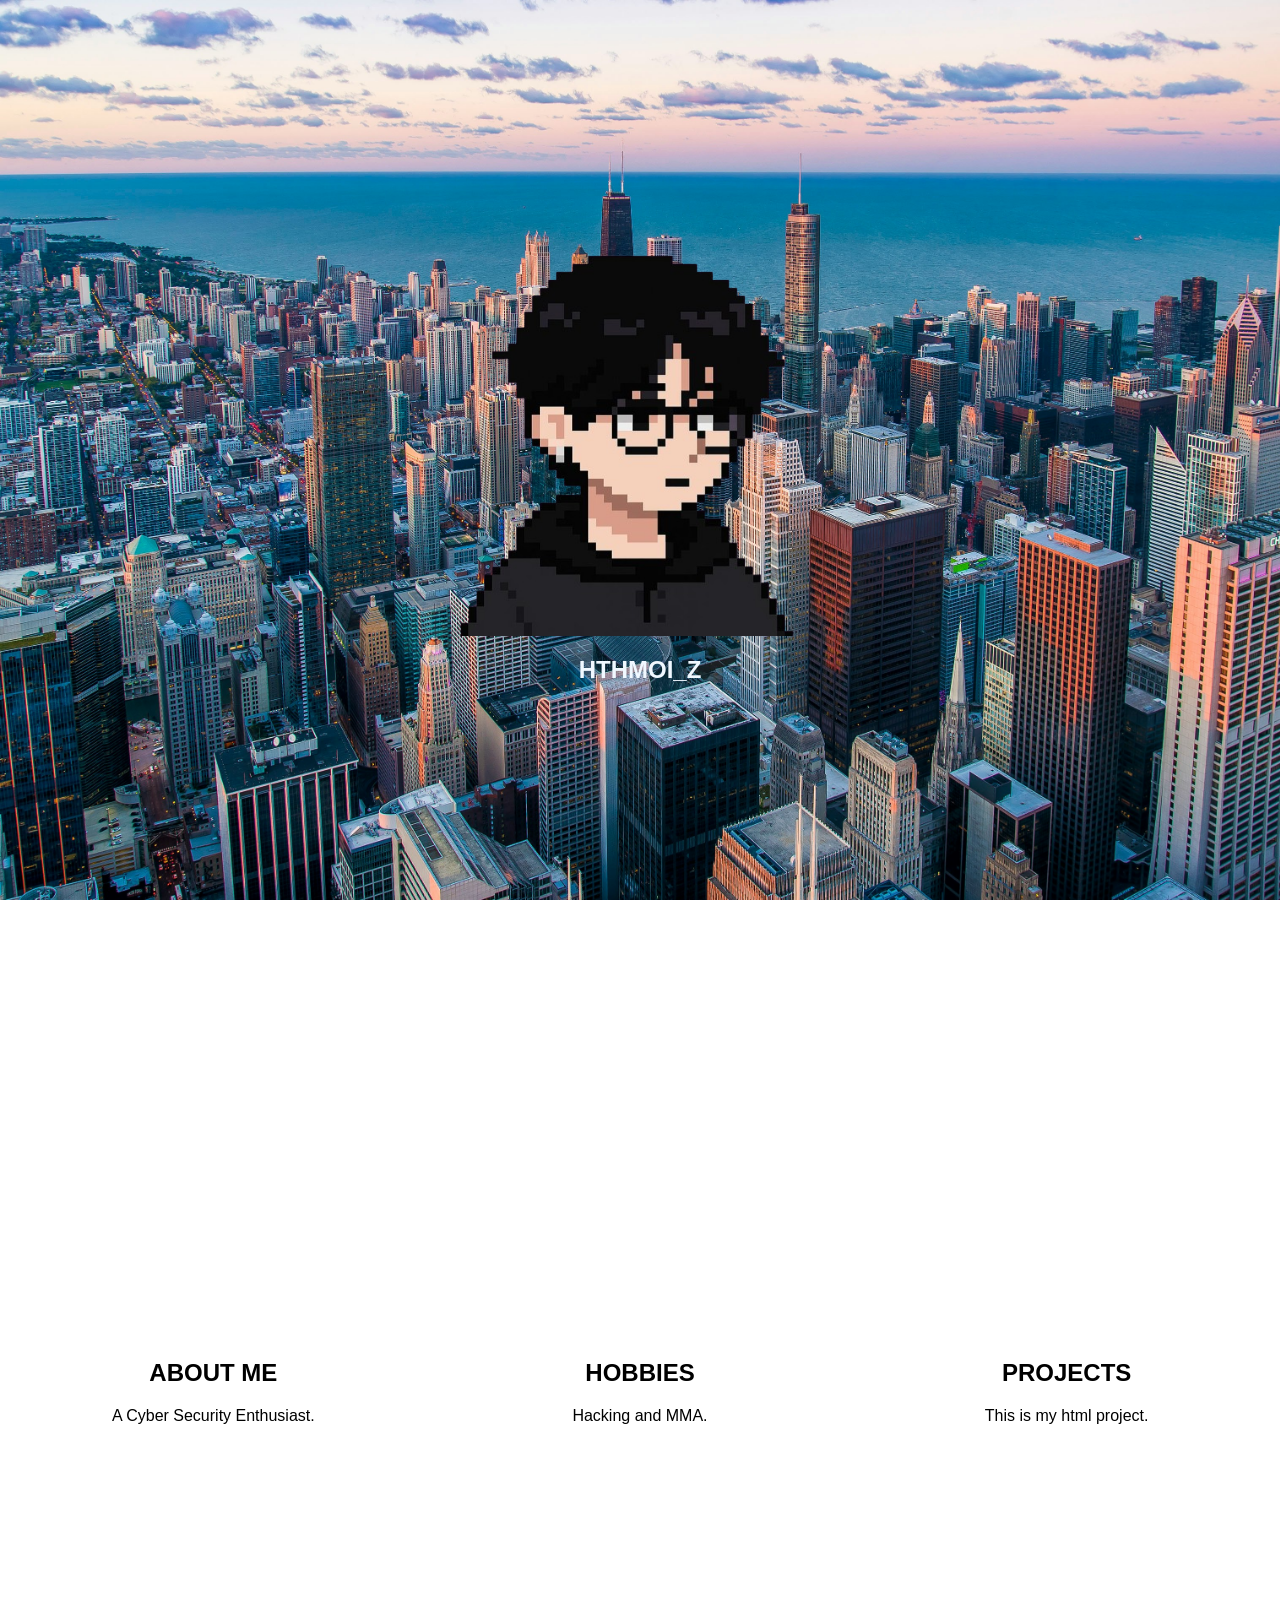
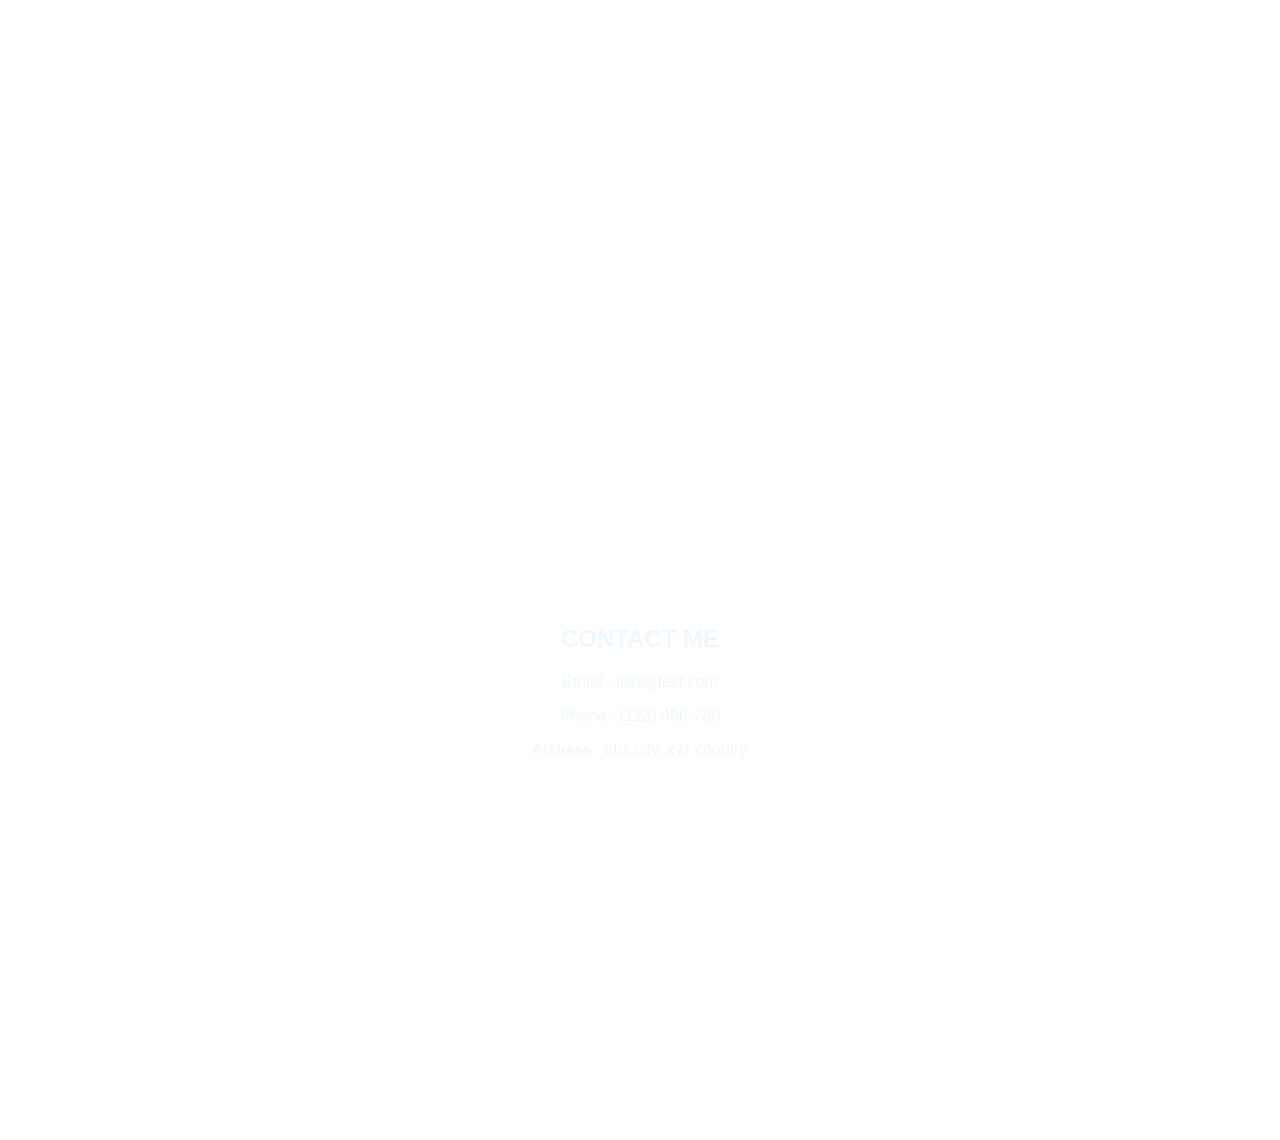
<file: Aboutme_template/index.html>
<!DOCTYPE html>
<html lang="en">
<head>
    <meta charset="UTF-8">
    <meta name="viewport" content="width=device-width, initial-scale=1.0">
    <title>Document</title>
    <link rel="stylesheet" href="./aboutme.css">
</head>
<body>
    <section class="main_page">
        <div>
            <img class="profile_image" src="logo.png" alt="Img">
            <h1>HTHMOI_Z</h1>
        </div>
    </section>

    <section class="content_page">
        <div class="content_block">
            <h2>ABOUT ME</h2>
            <p>A Cyber Security Enthusiast.</p>
        </div>

        <div class="content_block">
            <h2>HOBBIES</h2>
            <p>Hacking and MMA.</p>
        </div>

        <div class="content_block">
            <h2>PROJECTS</h2>
            <p>This is my html project.</p>
        </div>
    </section>

    <section class="contact_page">
        <div>
            <h2>CONTACT ME</h2>
            <p>Email : test@test.com</p>
            <p>Phone : (123) 456-789</p>
            <p>Address : abc city, xyz country</p>
        </div>
    </section>
</body>
</html>
</file>
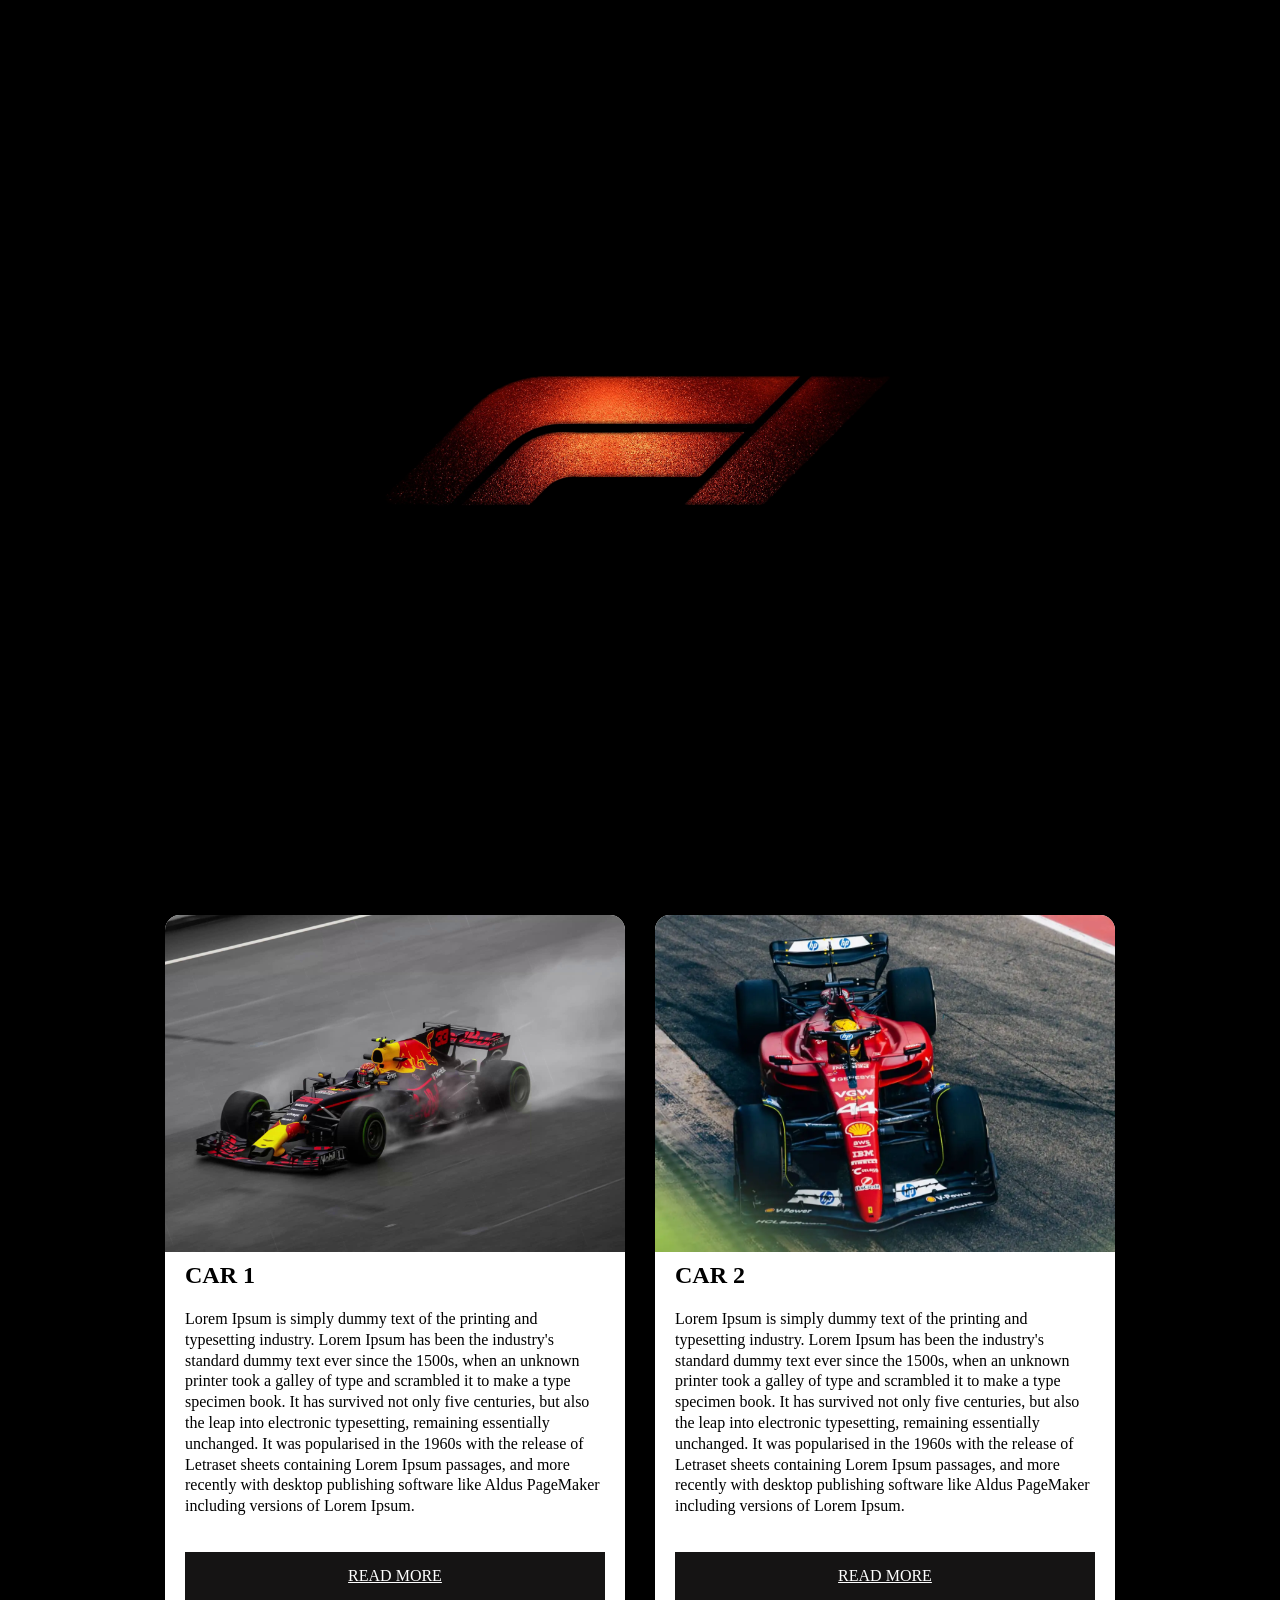
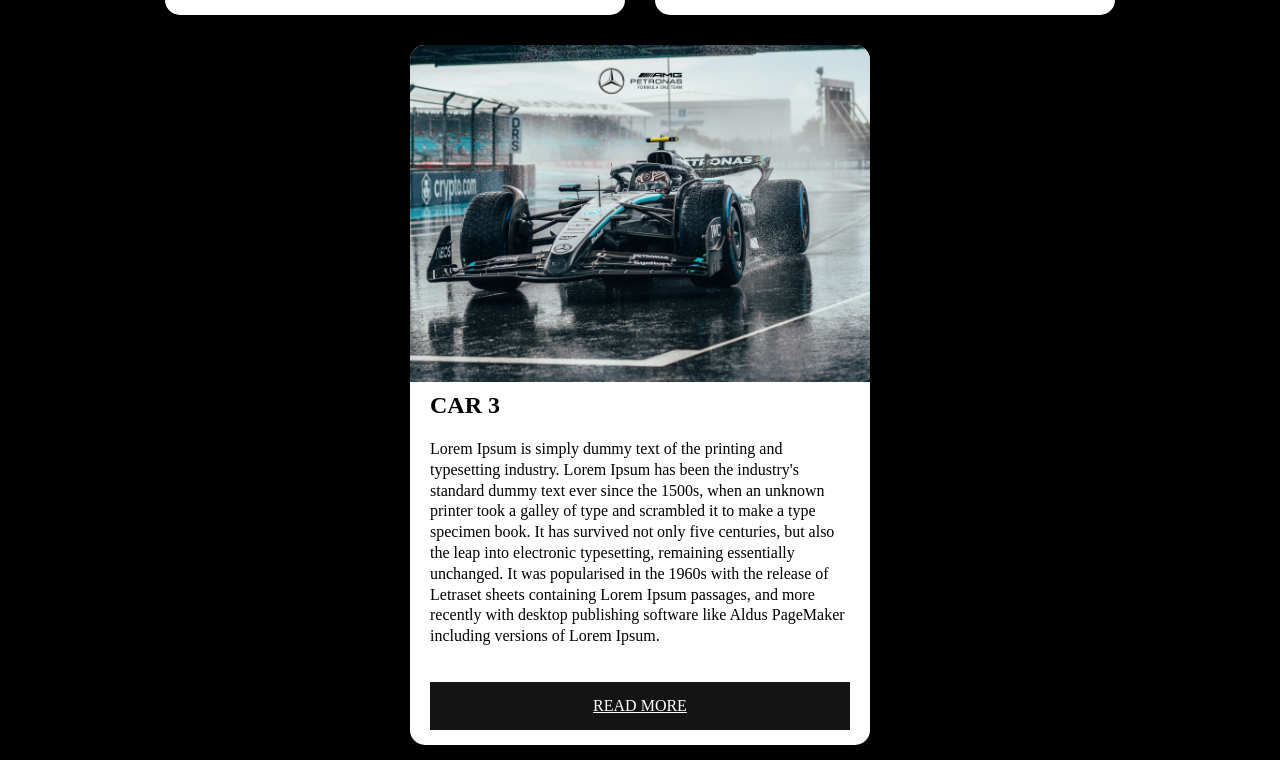
<file: F1_PAGE/index.html>
<!DOCTYPE html>
<html lang="en">
<head>
    <meta charset="UTF-8">
    <meta name="viewport" content="width=device-width, initial-scale=1.0">
    <title>Document</title>
</head>
<link rel="stylesheet" href="./index-style.css">
<body>
    <section class="f1_page">
    </section>
    <section class="container">
        <div class="card">
            <div class="card-image car-1"></div>
            <h1>CAR 1</h1>
            <p>Lorem Ipsum is simply dummy text of the printing and typesetting industry. Lorem Ipsum has been the industry's standard dummy text ever since the 1500s, when an unknown printer took a galley of type and scrambled it to make a type specimen book. It has survived not only five centuries, but also the leap into electronic typesetting, remaining essentially unchanged. It was popularised in the 1960s with the release of Letraset sheets containing Lorem Ipsum passages, and more recently with desktop publishing software like Aldus PageMaker including versions of Lorem Ipsum.</p>
            <a href="./RED-BULL/redbull.html">READ MORE</a>
        </div>
        <div class="card">
            <div class="card-image car-2"></div>
            <h1>CAR 2</h1>
            <p>Lorem Ipsum is simply dummy text of the printing and typesetting industry. Lorem Ipsum has been the industry's standard dummy text ever since the 1500s, when an unknown printer took a galley of type and scrambled it to make a type specimen book. It has survived not only five centuries, but also the leap into electronic typesetting, remaining essentially unchanged. It was popularised in the 1960s with the release of Letraset sheets containing Lorem Ipsum passages, and more recently with desktop publishing software like Aldus PageMaker including versions of Lorem Ipsum.</p>
            <a href="./FERRARI/ferrari.html">READ MORE</a>
        </div>
        <div class="card">
            <div class="card-image car-3"></div>
            <h1>CAR 3</h1>
            <p>Lorem Ipsum is simply dummy text of the printing and typesetting industry. Lorem Ipsum has been the industry's standard dummy text ever since the 1500s, when an unknown printer took a galley of type and scrambled it to make a type specimen book. It has survived not only five centuries, but also the leap into electronic typesetting, remaining essentially unchanged. It was popularised in the 1960s with the release of Letraset sheets containing Lorem Ipsum passages, and more recently with desktop publishing software like Aldus PageMaker including versions of Lorem Ipsum.</p>
            <a href="./MERCEDES/mercedes.html">READ MORE</a>
        </div>
    </section>
</body>
</html>
</file>
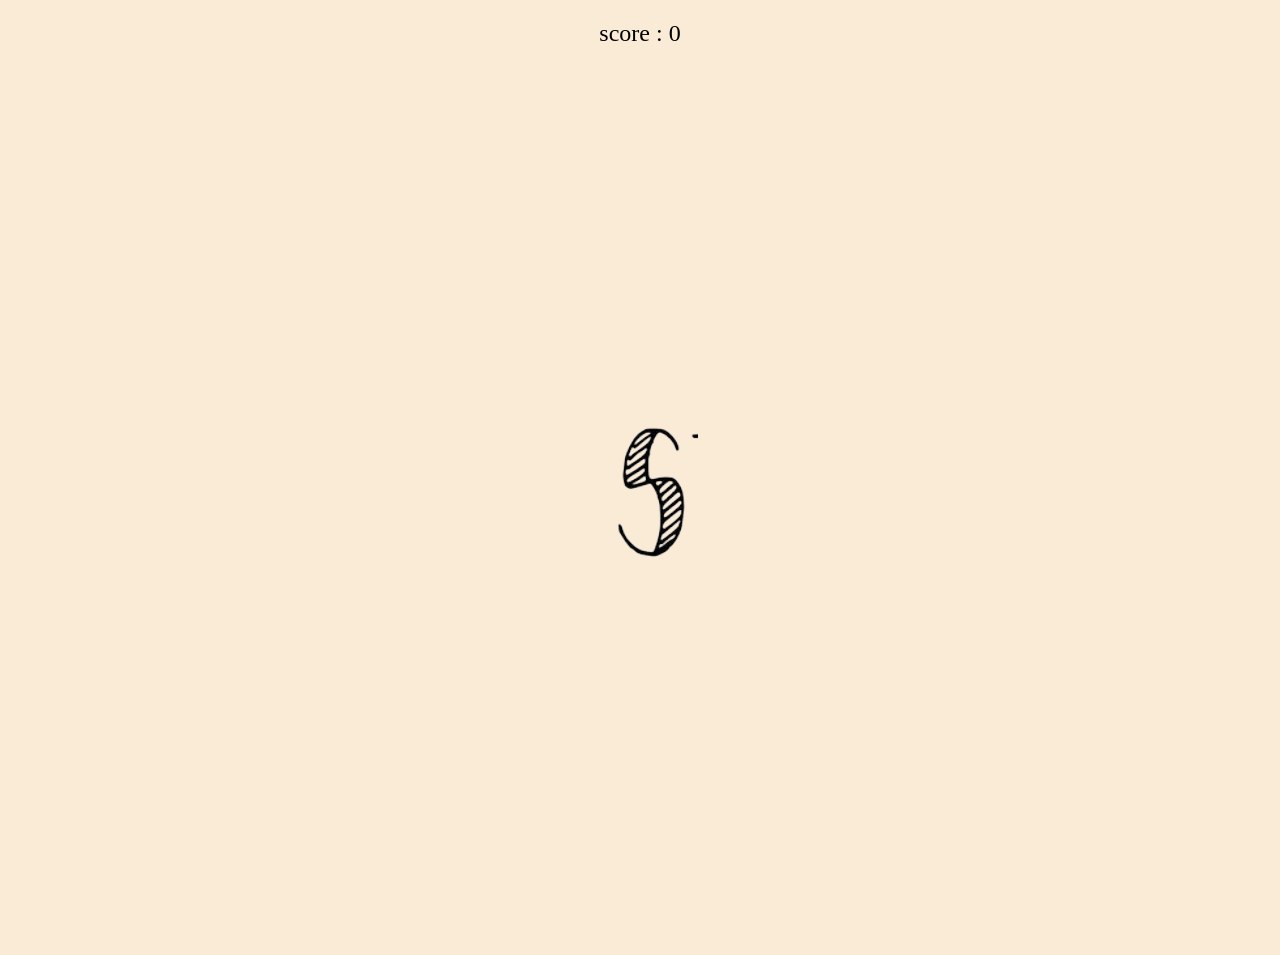
<file: lettergame/index.html>
<!DOCTYPE html>
<html lang="en">
<head>
    <meta charset="UTF-8">
    <meta name="viewport" content="width=device-width, initial-scale=1.0">
    <title>Document</title>
    <link rel="stylesheet" href="style.css">
</head>
<body>
    <div id="heading"></div>
    <div id="pointsCounter"></div>
    <div id="ImageContainer">
        <img id="KeyImage" alt="Image">
    </div>
    <script src="script.js"></script>
</body>
</html>
</file>
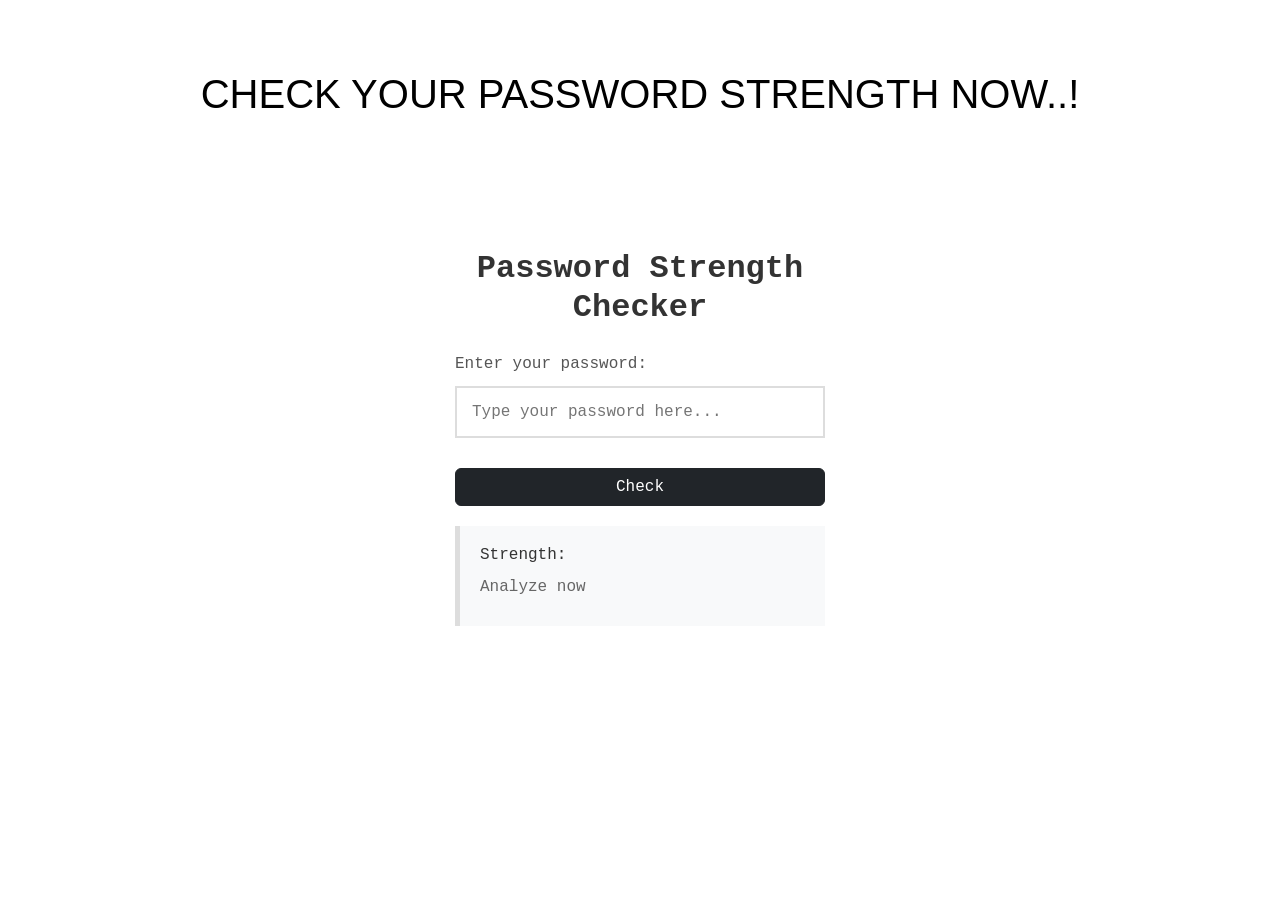
<file: Password_strength_checker/index.html>
<!DOCTYPE html>
<html lang="en">
<head>
    <meta charset="UTF-8">
    <meta name="viewport" content="width=device-width, initial-scale=1.0">
    <title>Document</title>
    <link rel="stylesheet" href="./style.css">
    <link href="https://cdn.jsdelivr.net/npm/bootstrap@5.3.8/dist/css/bootstrap.min.css" rel="stylesheet" integrity="sha384-sRIl4kxILFvY47J16cr9ZwB07vP4J8+LH7qKQnuqkuIAvNWLzeN8tE5YBujZqJLB" crossorigin="anonymous">
    <script src="https://cdn.jsdelivr.net/npm/bootstrap@5.3.8/dist/js/bootstrap.bundle.min.js" integrity="sha384-FKyoEForCGlyvwx9Hj09JcYn3nv7wiPVlz7YYwJrWVcXK/BmnVDxM+D2scQbITxI" crossorigin="anonymous"></script>
</head>

</style>
<body>
    <section class="heading">
        <h1>CHECK YOUR PASSWORD STRENGTH NOW..!</h1>
    </section>
    
    <section class="card-container">
        <div class="password-card">
            <h2>Password Strength Checker</h2>
            
            <div class="password-input-group">
                <label for="passwordInput">Enter your password:</label>
                <input type="password" id="passwordInput" placeholder="Type your password here...">
            </div>
            
            <button id="checkBtn" class="btn btn-dark w-100" style="margin-bottom: 20px;">Check</button>
            
            <div class="strength-feedback">
                <h4>Strength:</h4>
                <p id="strengthComment">Analyze now</p>
            </div>
        </div>
    </section>
    <script src="./logic.js"></script>
</body>



</html>
</file>
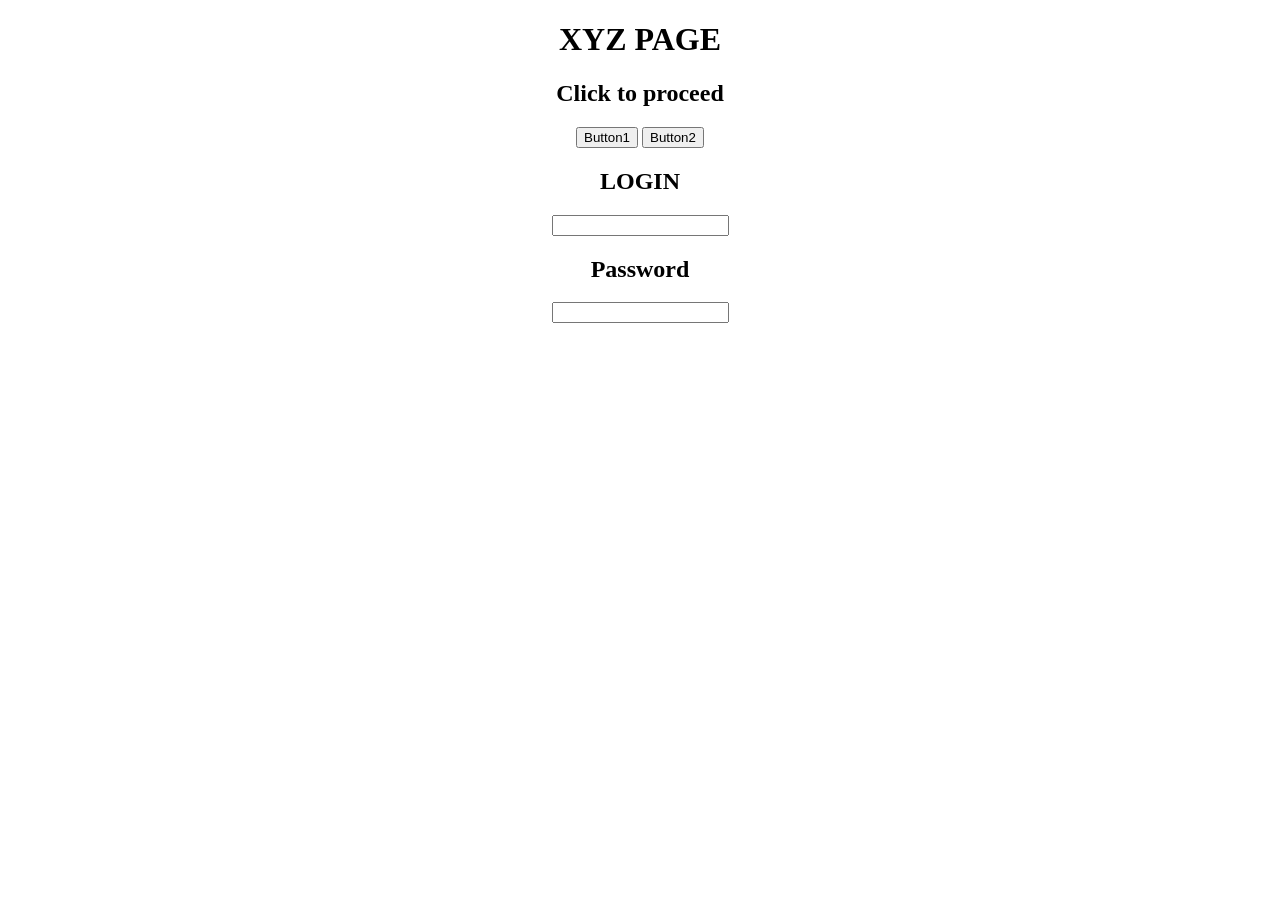
<file: Rock-Paper-Scissor/eventlistner.html>
<!DOCTYPE html>
<html lang="en">
<head>
    <meta charset="UTF-8">
    <meta name="viewport" content="width=device-width, initial-scale=1.0">
    <title>Document</title>
</head>
<body>
    <center><h1>XYZ PAGE</h1>
        <h2>Click to proceed</h2>

        <button class="b1">Button1</button> 
        <button class="b2">Button2</button>

        <h2>LOGIN</h2>
        <input type="text">
        <h2>Password</h2>
        <input type="text">
    </center>
</body>
<script>
    document.querySelector(".b1").addEventListener("click", clicker1) //getelements byid doesnot work with eventListner
    function clicker1(){
        alert("You clicked button 1...!")
    }
    document.querySelector(".b2").addEventListener("click", clicker2)//use different classes and functions for different outputs.
    function clicker2(){ 
        alert("You clicked button 2...!")//if you need same output for both clicks, you can use only one function.
    }
    //check for 'string characters' in eventListener on google for various things

    document.addEventListener('keydown', loggedkey)
    function loggedkey(thekeypressed){
       var keypressed = thekeypressed.key //.key is an internal method in js
       console.log(keypressed)
    }
</script>
</html>
</file>
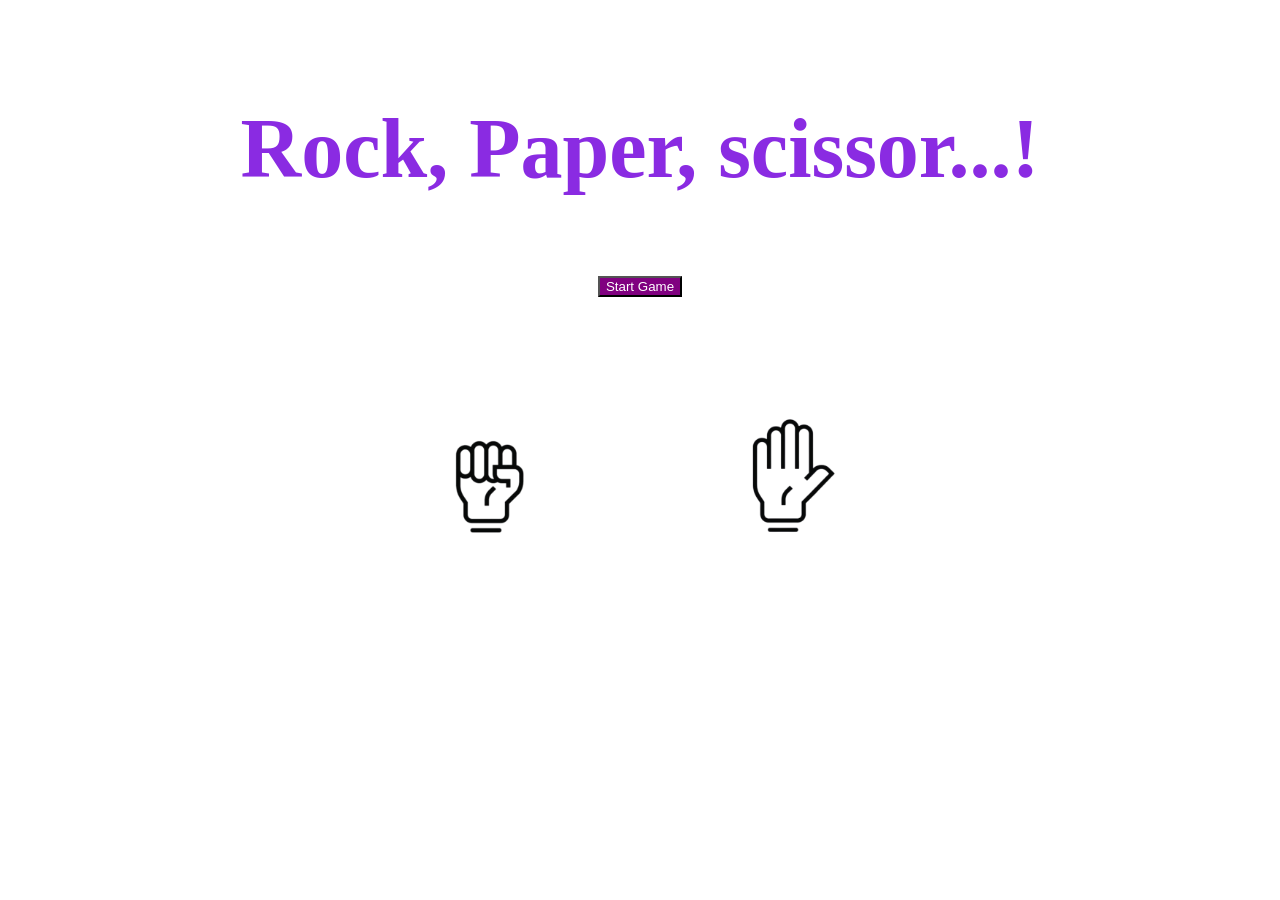
<file: Rock-Paper-Scissor/p1.html>
<!DOCTYPE html>
<html lang="en">
<head>
    <meta charset="UTF-8">
    <meta name="viewport" content="width=device-width, initial-scale=1.0">
    <title>Document</title>
</head>
<style>
   
    .images{
        justify-content: center;
        display: flex;
        flex-basis: 50%;
        flex-direction: row;
        
    }
    img{
        width: 100px;
        height: auto;
        margin: 100px;
    }
    .container{
        text-align: center;
        margin-top: 100px;
        color: blueviolet;
        font-family: 'Brush Script MT', cursive;
        font-size: 42px;
    }
</style>
<body>

    <div class="container">  
        <h1>Rock, Paper, scissor...!</h1>
        <button style="background-color: purple; color: white;" onclick="game()">Start Game</button>
    </div>        
    <div class="images">
        <img src="rock.png" alt="Rock" id="p1">
        <img src="paper.png" alt="paper" id="p2">
    </div>
     <script>
        function game(){
            var choice = ['rock.png', 'paper.png', 'scissor.png' ]

            var playerOneIndex = Math.floor(Math.random() * choice.length)
            var playerTwoIndex = Math.floor(Math.random() * choice.length)
            var playerOne = choice[playerOneIndex]
            var playerTwo = choice[playerTwoIndex]

            var playerOneimage = document.getElementById("p1")//getting img1 element in variable
            var playerTwoimage = document.getElementById("p2")//getting img2 element in variable

            playerOneimage.src = playerOne //assigning the source of element img1 to player one
            playerTwoimage.src = playerTwo//assigning the source of element img2 to player two

            if(playerOne === playerTwo){
                document.querySelector('h1').innerHTML = 'It is a tie'
            }
            else if(
                playerOne === 'rock.png' && playerTwo === 'scissor.png' ||
                playerOne === 'paper.png' && playerTwo === 'rock.png' ||
                playerOne === 'scissor.png' && playerTwo === 'paper.png'
            ){
                document.querySelector('h1').innerHTML = "Player One wins"
            }
            else{
                document.querySelector('h1').innerHTML = "Player Two wins"
            }
        }
     </script>       
        
    
</body>
</html>
</file>
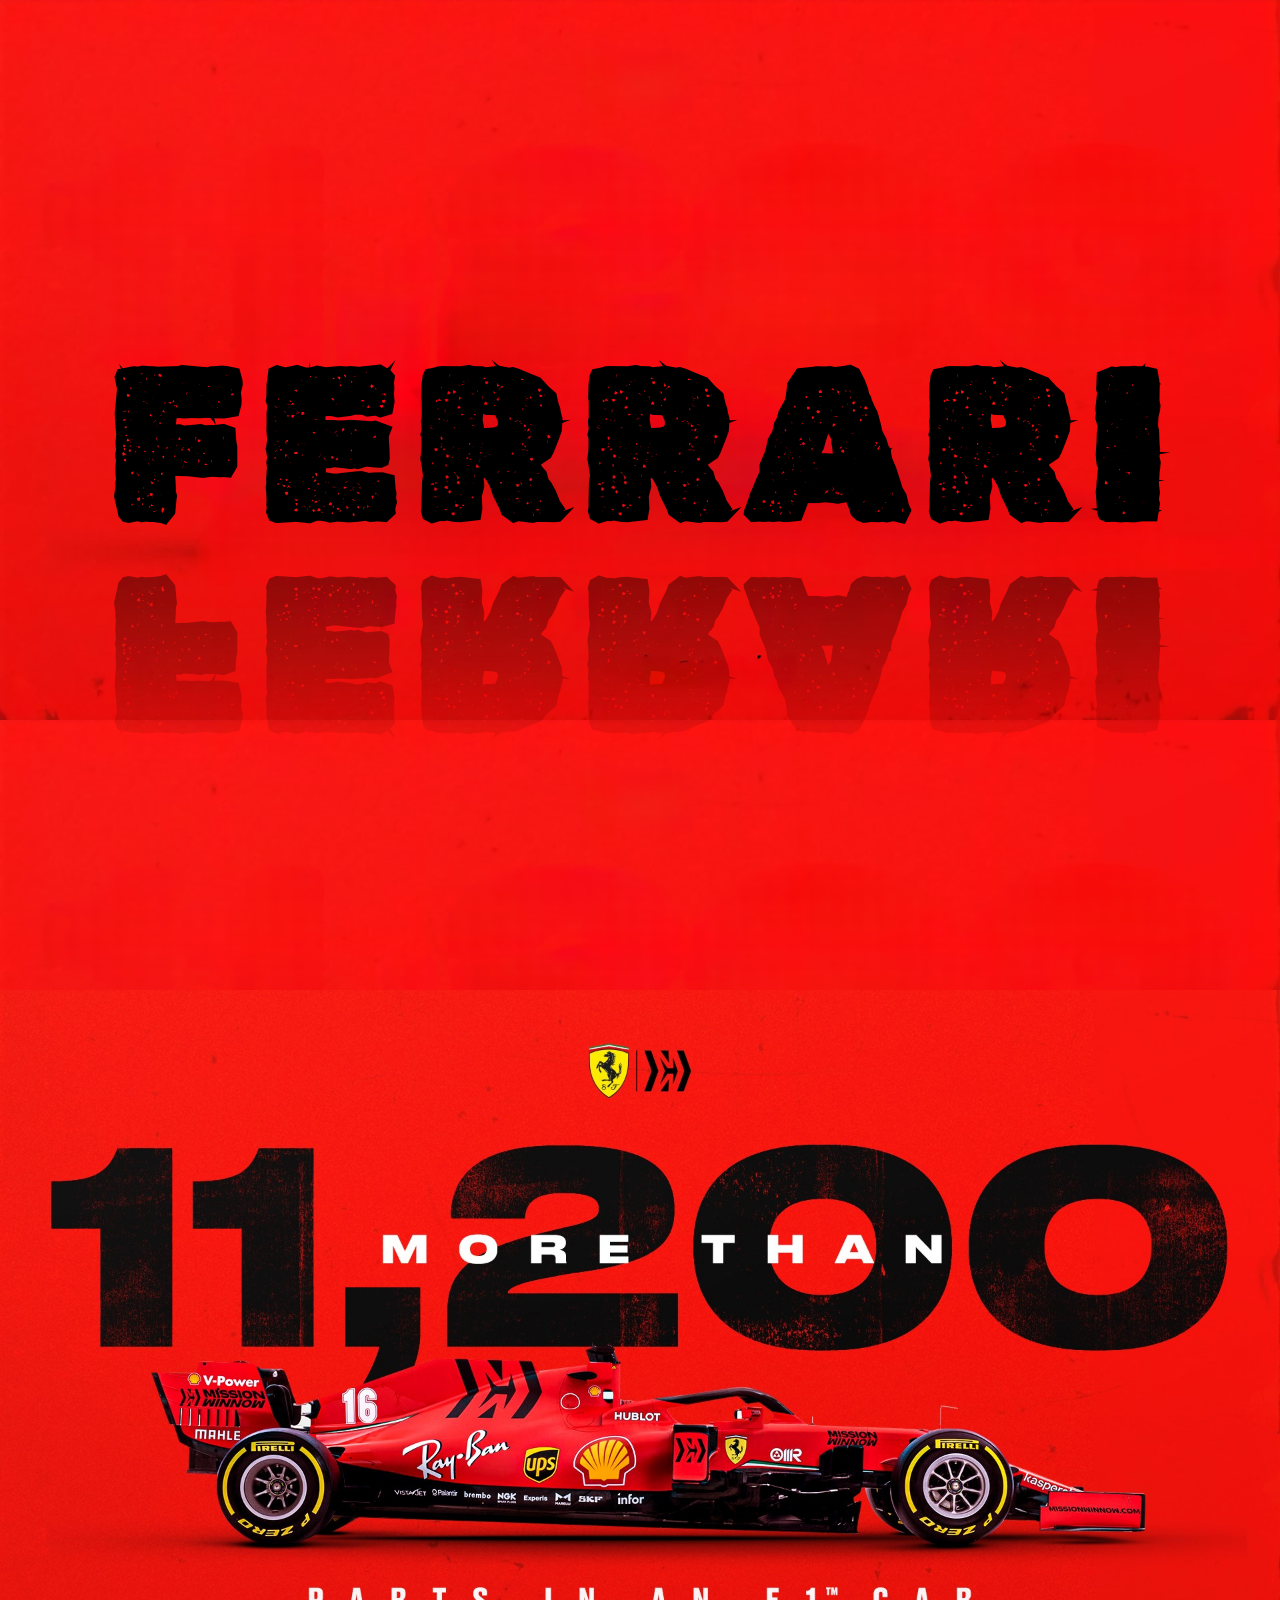
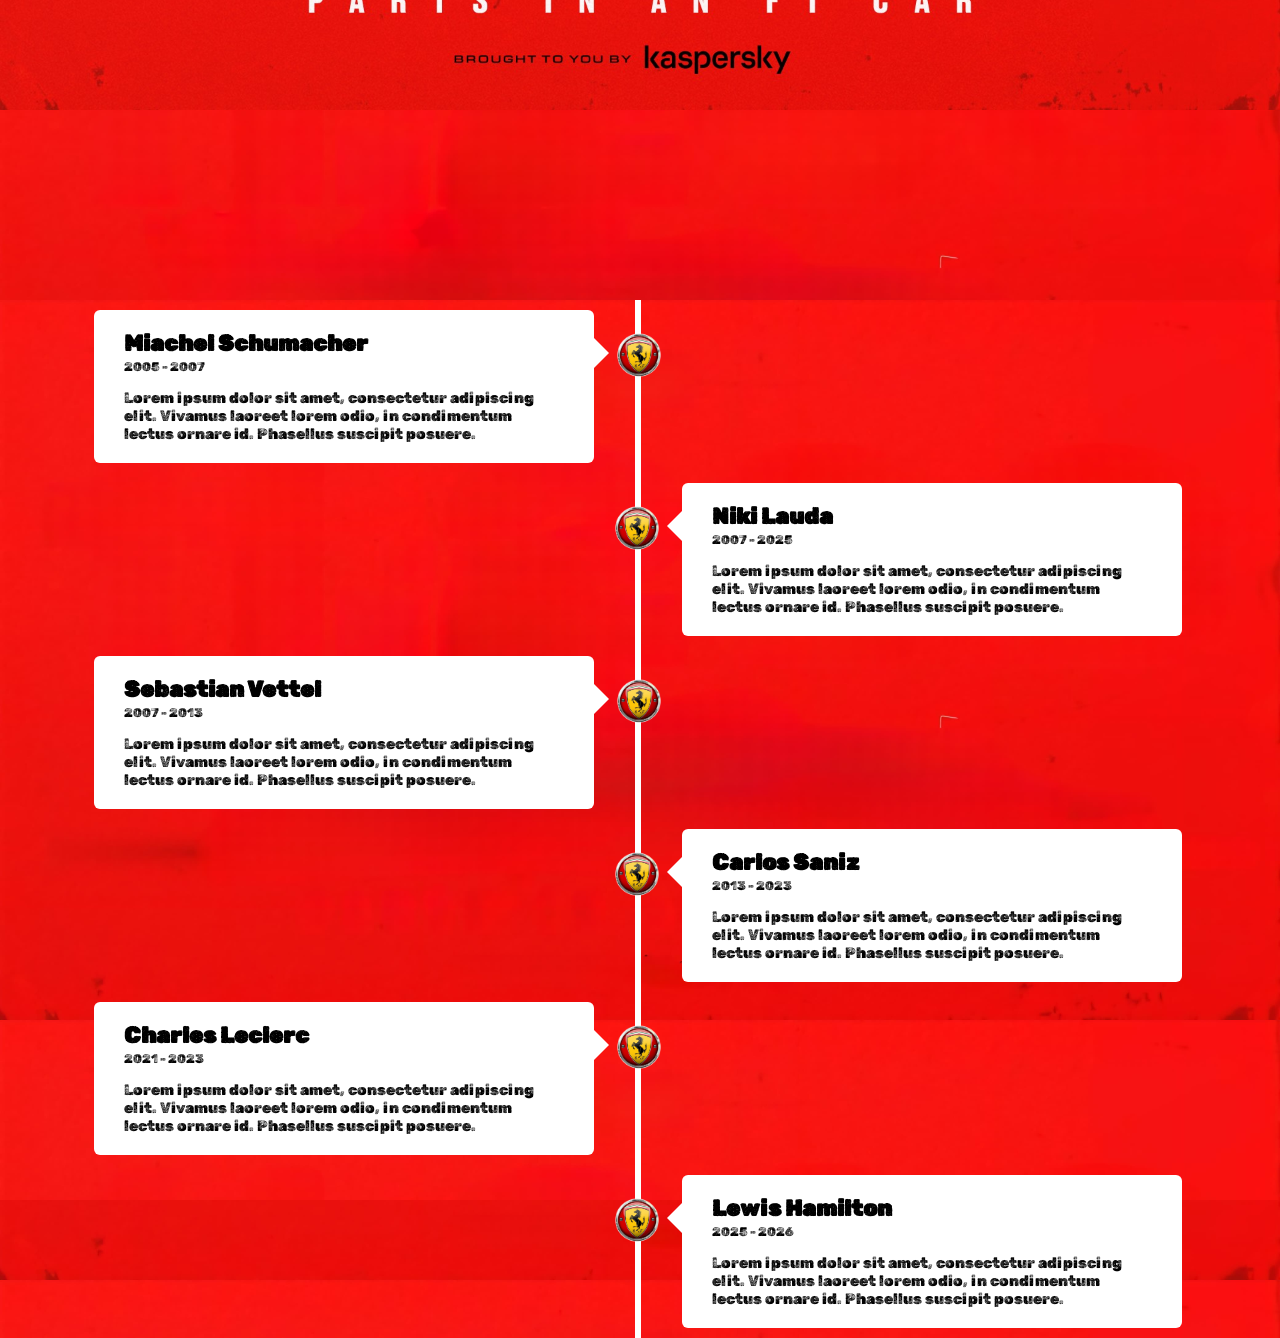
<file: F1_PAGE/FERRARI/ferrari.html>
<!DOCTYPE html>
<html lang="en">
<head>
    <meta charset="UTF-8">
    <meta name="viewport" content="width=device-width, initial-scale=1.0">
    <title>Document</title>
</head>
<link rel="stylesheet" href="./ferrari-style.css">
<body>
    <section>
        <div class="text">
           FERRARI
        </div>
    </section>
    <section class="ferrari">
    </section>
    
    <section class="timeline_sec">
        <div class="timeline">

            <div class="container left-container">
                <img src="ferrari_logo.png">
                <div class="text_box">
                    <h2>Miachel Schumacher</h2>
                    <small>2005 - 2007</small>
                    <p>Lorem ipsum dolor sit amet, consectetur adipiscing elit. Vivamus laoreet lorem odio, in condimentum lectus ornare id. Phasellus suscipit posuere.</p>
                    <span class="left-container-arrow"></span>
                </div>
            </div>

            <div class="container right-container">
                <img src="ferrari_logo.png">
                <div class="text_box">
                    <h2>Niki Lauda</h2>
                    <small>2007 - 2025</small>
                    <p>Lorem ipsum dolor sit amet, consectetur adipiscing elit. Vivamus laoreet lorem odio, in condimentum lectus ornare id. Phasellus suscipit posuere.</p>
                    <span class="right-container-arrow"></span>
                </div>
            </div>

            <div class="container left-container">
                <img src="ferrari_logo.png">
                <div class="text_box">
                    <h2>Sebastian Vettel</h2>
                    <small>2007 - 2013</small>
                    <p>Lorem ipsum dolor sit amet, consectetur adipiscing elit. Vivamus laoreet lorem odio, in condimentum lectus ornare id. Phasellus suscipit posuere.</p>
                    <span class="left-container-arrow"></span>
                </div>
            </div>

            <div class="container right-container">
                <img src="ferrari_logo.png">
                <div class="text_box">
                    <h2>Carlos Saniz</h2>
                    <small>2013 - 2023</small>
                    <p>Lorem ipsum dolor sit amet, consectetur adipiscing elit. Vivamus laoreet lorem odio, in condimentum lectus ornare id. Phasellus suscipit posuere.</p>
                    <span class="right-container-arrow"></span>
                </div>
            </div>

            <div class="container left-container">
                <img src="ferrari_logo.png">
                <div class="text_box">
                    <h2>Charles Leclerc</h2>
                    <small>2021 - 2023</small>
                    <p>Lorem ipsum dolor sit amet, consectetur adipiscing elit. Vivamus laoreet lorem odio, in condimentum lectus ornare id. Phasellus suscipit posuere.</p>
                    <span class="left-container-arrow"></span>
                </div>
            </div>

            <div class="container right-container">
                <img src="ferrari_logo.png">
                <div class="text_box">
                    <h2>Lewis Hamilton</h2>
                    <small>2025 - 2026</small>
                    <p>Lorem ipsum dolor sit amet, consectetur adipiscing elit. Vivamus laoreet lorem odio, in condimentum lectus ornare id. Phasellus suscipit posuere.</p>
                    <span class="right-container-arrow"></span>
                </div>
            </div>

        </div>
    </section>
</body>
</html>
</file>
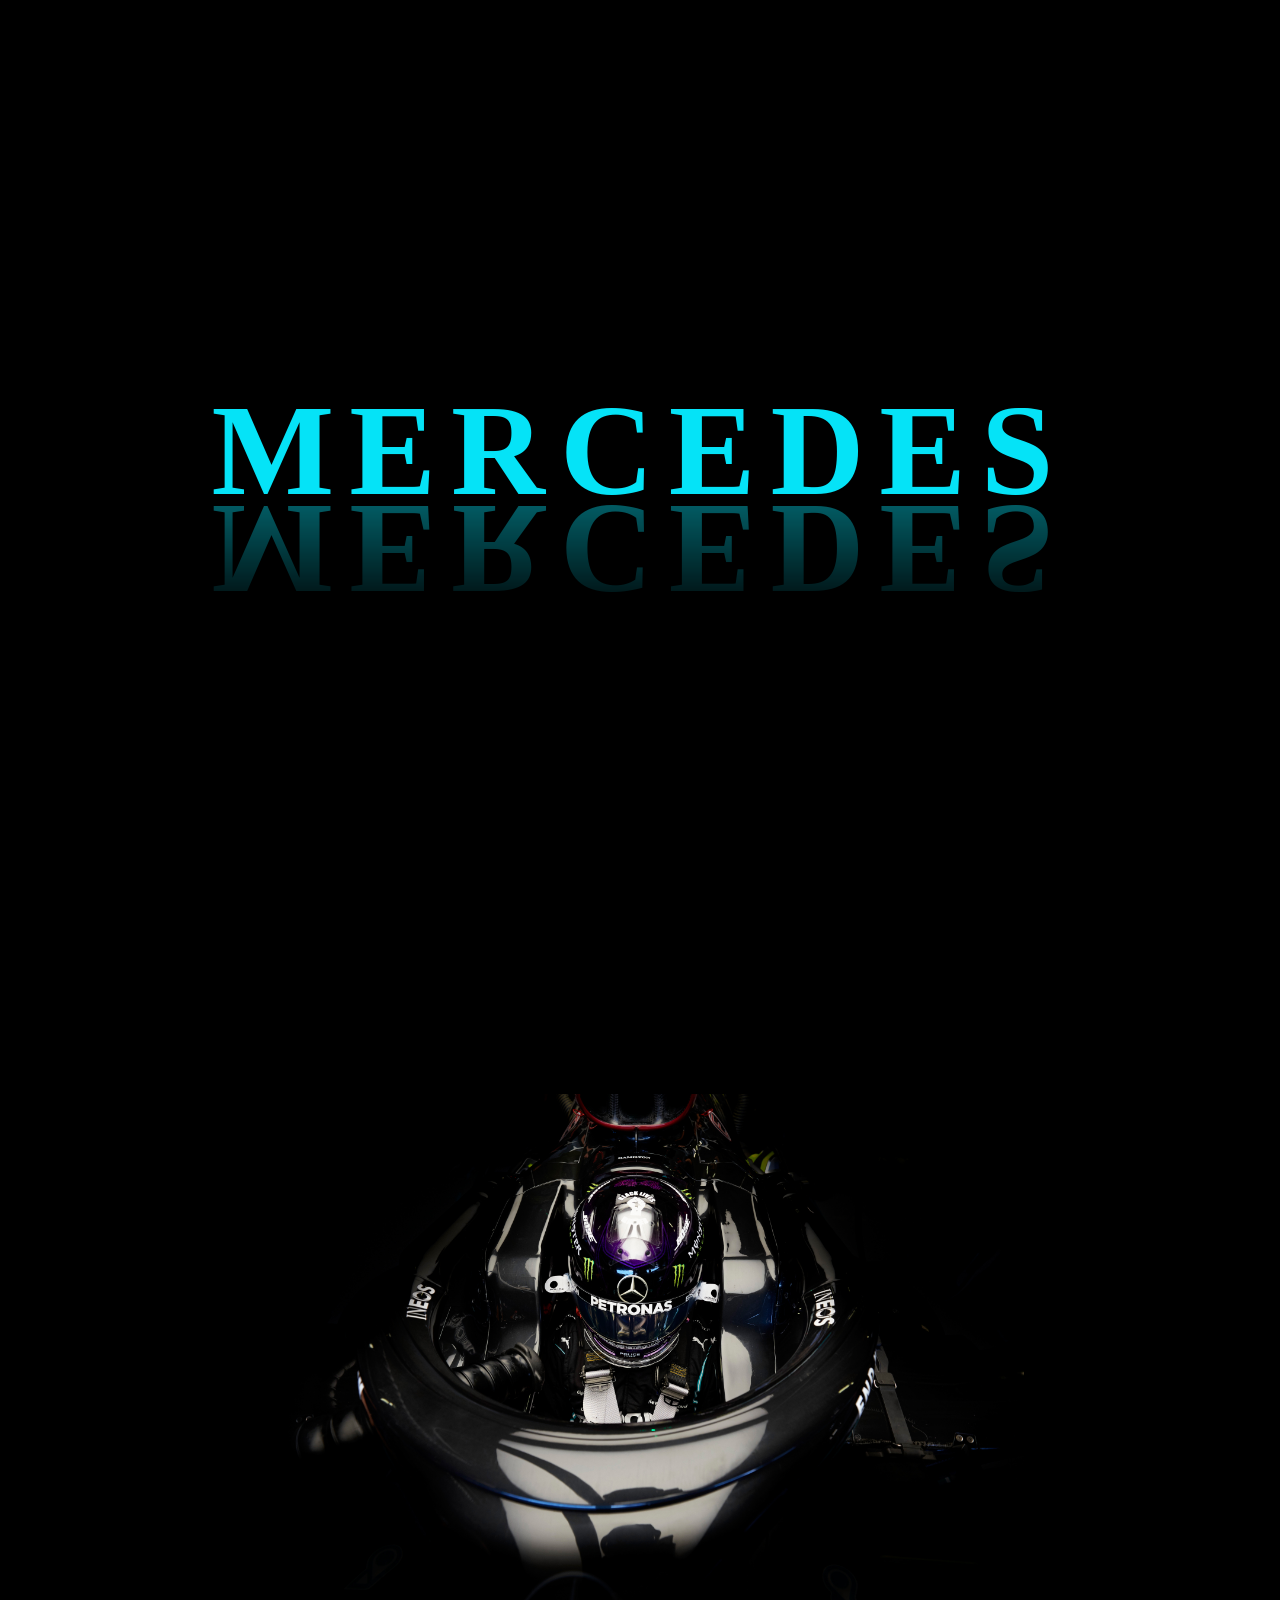
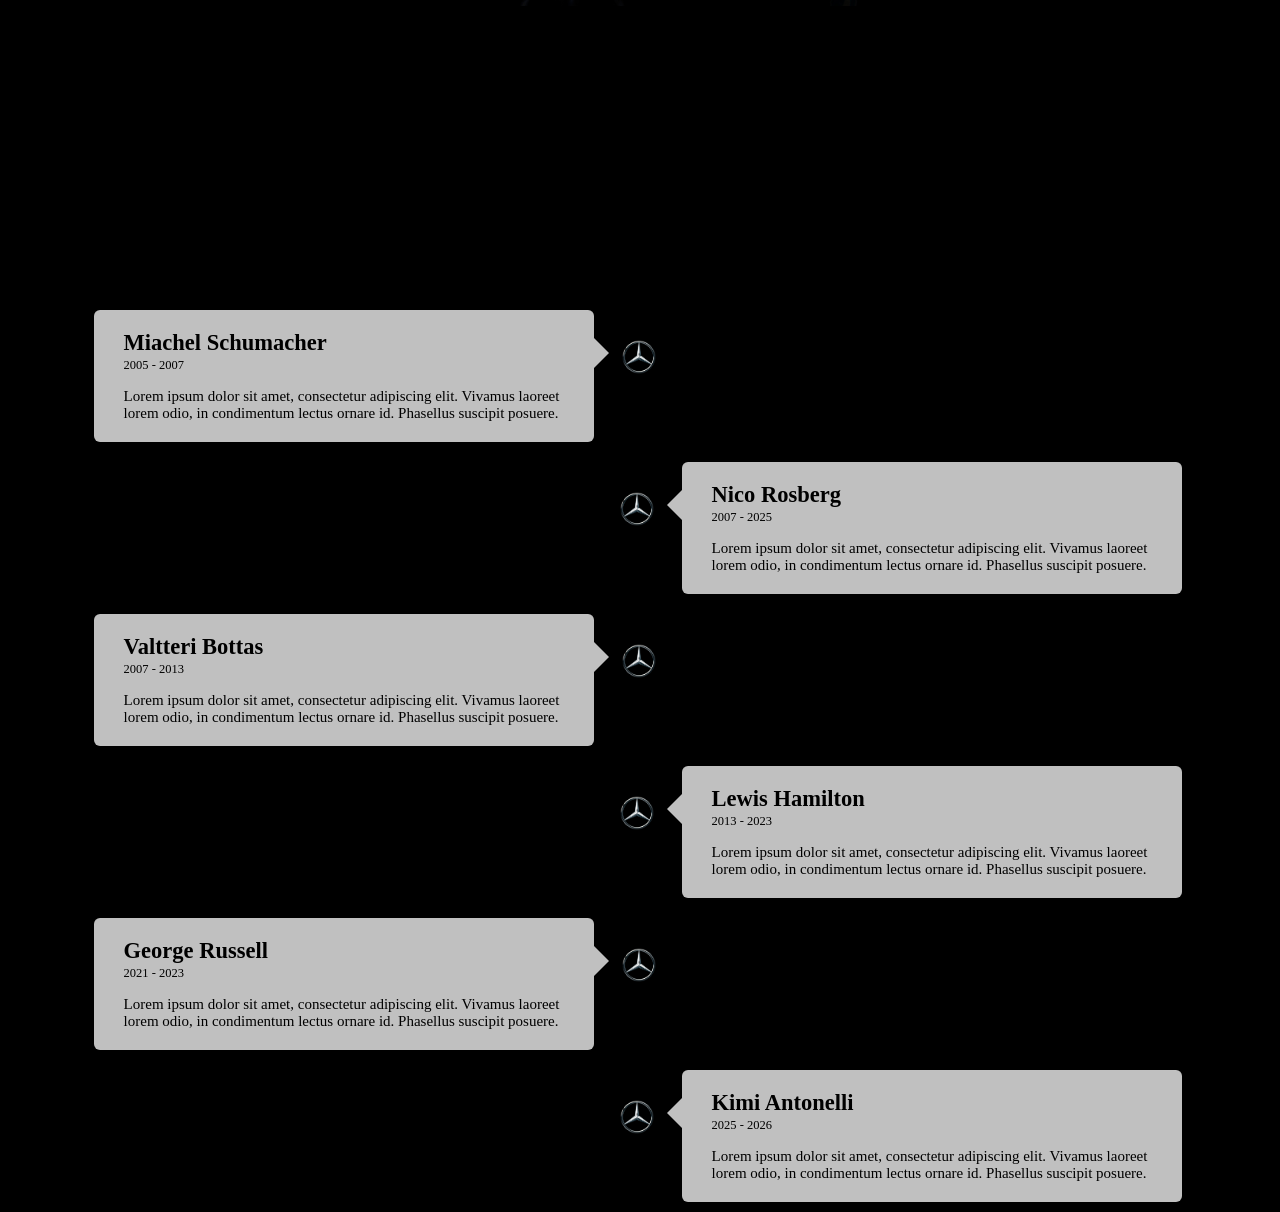
<file: F1_PAGE/MERCEDES/mercedes.html>
<!DOCTYPE html>
<html lang="en">
<head>
    <meta charset="UTF-8">
    <meta name="viewport" content="width=device-width, initial-scale=1.0">
    <title>Document</title>
</head>
<link rel="stylesheet" href="./mercedes-style.css">
<body>
    <section>
        <div class="text">
            MERCEDES
        </div>
    </section>
    <section class="mercedes">
    </section>
    
    <section class="timeline_sec">
        <div class="timeline">

            <div class="container left-container">
                <img src="merceds_logo.png">
                <div class="text_box">
                    <h2>Miachel Schumacher</h2>
                    <small>2005 - 2007</small>
                    <p>Lorem ipsum dolor sit amet, consectetur adipiscing elit. Vivamus laoreet lorem odio, in condimentum lectus ornare id. Phasellus suscipit posuere.</p>
                    <span class="left-container-arrow"></span>
                </div>
            </div>

            <div class="container right-container">
                <img src="merceds_logo.png">
                <div class="text_box">
                    <h2>Nico Rosberg</h2>
                    <small>2007 - 2025</small>
                    <p>Lorem ipsum dolor sit amet, consectetur adipiscing elit. Vivamus laoreet lorem odio, in condimentum lectus ornare id. Phasellus suscipit posuere.</p>
                    <span class="right-container-arrow"></span>
                </div>
            </div>

            <div class="container left-container">
                <img src="merceds_logo.png">
                <div class="text_box">
                    <h2>Valtteri Bottas</h2>
                    <small>2007 - 2013</small>
                    <p>Lorem ipsum dolor sit amet, consectetur adipiscing elit. Vivamus laoreet lorem odio, in condimentum lectus ornare id. Phasellus suscipit posuere.</p>
                    <span class="left-container-arrow"></span>
                </div>
            </div>

            <div class="container right-container">
                <img src="merceds_logo.png">
                <div class="text_box">
                    <h2>Lewis Hamilton</h2>
                    <small>2013 - 2023</small>
                    <p>Lorem ipsum dolor sit amet, consectetur adipiscing elit. Vivamus laoreet lorem odio, in condimentum lectus ornare id. Phasellus suscipit posuere.</p>
                    <span class="right-container-arrow"></span>
                </div>
            </div>

            <div class="container left-container">
                <img src="merceds_logo.png">
                <div class="text_box">
                    <h2>George Russell</h2>
                    <small>2021 - 2023</small>
                    <p>Lorem ipsum dolor sit amet, consectetur adipiscing elit. Vivamus laoreet lorem odio, in condimentum lectus ornare id. Phasellus suscipit posuere.</p>
                    <span class="left-container-arrow"></span>
                </div>
            </div>

            <div class="container right-container">
                <img src="merceds_logo.png">
                <div class="text_box">
                    <h2>Kimi Antonelli</h2>
                    <small>2025 - 2026</small>
                    <p>Lorem ipsum dolor sit amet, consectetur adipiscing elit. Vivamus laoreet lorem odio, in condimentum lectus ornare id. Phasellus suscipit posuere.</p>
                    <span class="right-container-arrow"></span>
                </div>
            </div>

        </div>
    </section>
</body>
</html>
</file>
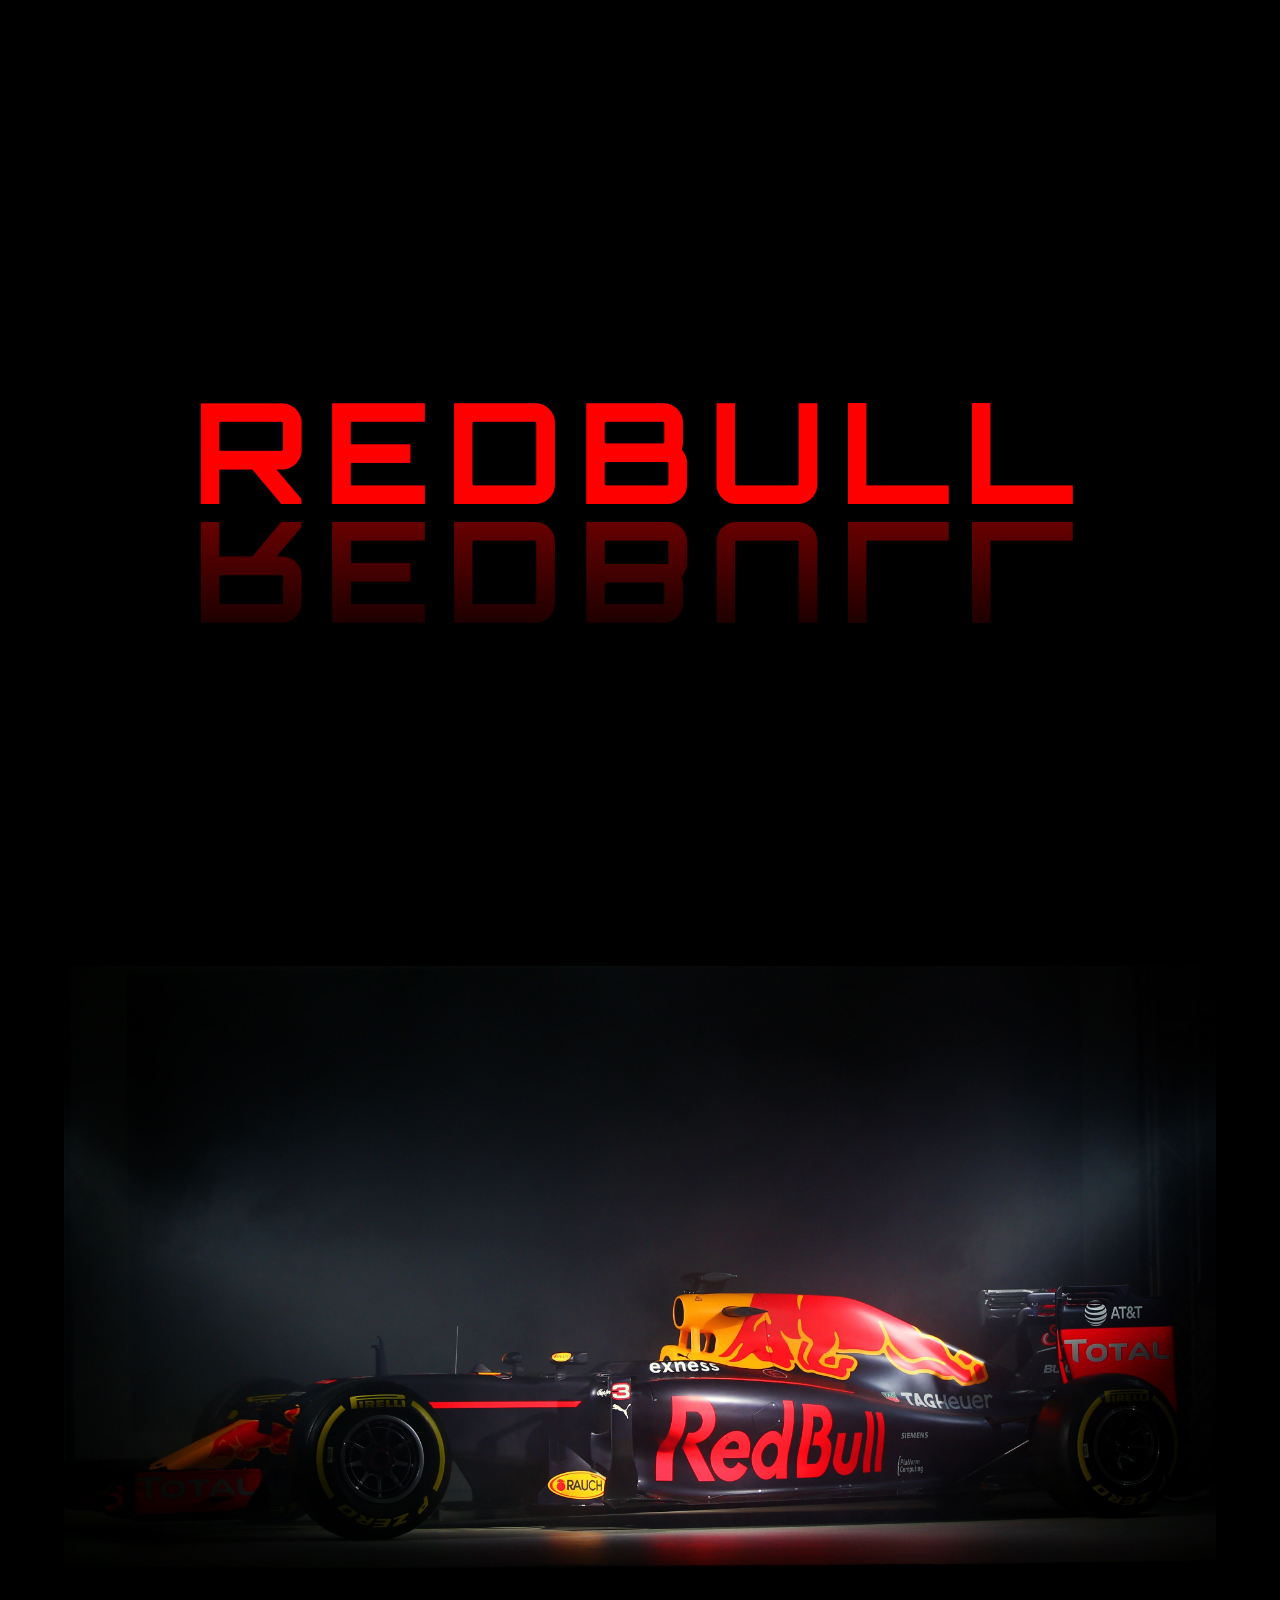
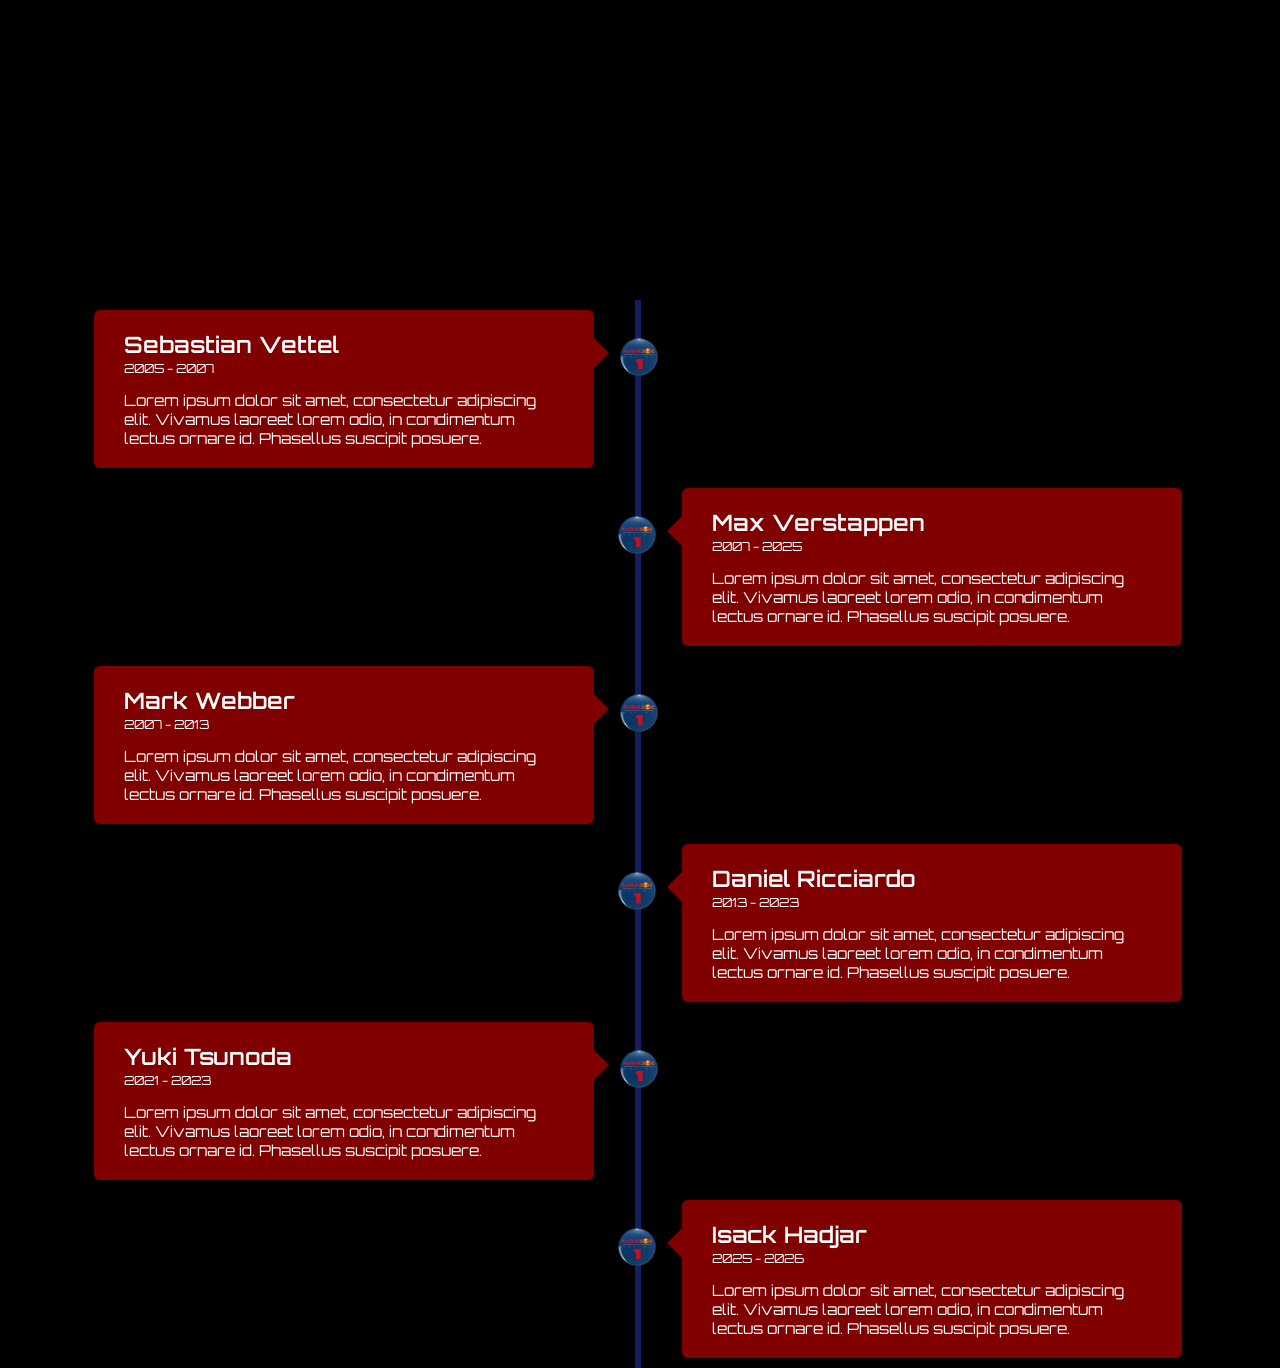
<file: F1_PAGE/RED-BULL/redbull.html>
<!DOCTYPE html>
<html lang="en">
<head>
    <meta charset="UTF-8">
    <meta name="viewport" content="width=device-width, initial-scale=1.0">
    <title>Document</title>
</head>
<link rel="stylesheet" href="./redbull-style.css">
<body>
    <section>
        <div class="text">
            REDBULL
        </div>
    </section>
    <section class="redbull">
    </section>
    
    <section class="timeline_sec">
        <div class="timeline">

            <div class="container left-container">
                <img src="pin_redbull.png">
                <div class="text_box">
                    <h2>Sebastian Vettel</h2>
                    <small>2005 - 2007</small>
                    <p>Lorem ipsum dolor sit amet, consectetur adipiscing elit. Vivamus laoreet lorem odio, in condimentum lectus ornare id. Phasellus suscipit posuere.</p>
                    <span class="left-container-arrow"></span>
                </div>
            </div>

            <div class="container right-container">
                <img src="pin_redbull.png">
                <div class="text_box">
                    <h2>Max Verstappen</h2>
                    <small>2007 - 2025</small>
                    <p>Lorem ipsum dolor sit amet, consectetur adipiscing elit. Vivamus laoreet lorem odio, in condimentum lectus ornare id. Phasellus suscipit posuere.</p>
                    <span class="right-container-arrow"></span>
                </div>
            </div>

            <div class="container left-container">
                <img src="pin_redbull.png">
                <div class="text_box">
                    <h2>Mark Webber</h2>
                    <small>2007 - 2013</small>
                    <p>Lorem ipsum dolor sit amet, consectetur adipiscing elit. Vivamus laoreet lorem odio, in condimentum lectus ornare id. Phasellus suscipit posuere.</p>
                    <span class="left-container-arrow"></span>
                </div>
            </div>

            <div class="container right-container">
                <img src="pin_redbull.png">
                <div class="text_box">
                    <h2>Daniel Ricciardo</h2>
                    <small>2013 - 2023</small>
                    <p>Lorem ipsum dolor sit amet, consectetur adipiscing elit. Vivamus laoreet lorem odio, in condimentum lectus ornare id. Phasellus suscipit posuere.</p>
                    <span class="right-container-arrow"></span>
                </div>
            </div>

            <div class="container left-container">
                <img src="pin_redbull.png">
                <div class="text_box">
                    <h2>Yuki Tsunoda</h2>
                    <small>2021 - 2023</small>
                    <p>Lorem ipsum dolor sit amet, consectetur adipiscing elit. Vivamus laoreet lorem odio, in condimentum lectus ornare id. Phasellus suscipit posuere.</p>
                    <span class="left-container-arrow"></span>
                </div>
            </div>

            <div class="container right-container">
                <img src="pin_redbull.png">
                <div class="text_box">
                    <h2>Isack Hadjar</h2>
                    <small>2025 - 2026</small>
                    <p>Lorem ipsum dolor sit amet, consectetur adipiscing elit. Vivamus laoreet lorem odio, in condimentum lectus ornare id. Phasellus suscipit posuere.</p>
                    <span class="right-container-arrow"></span>
                </div>
            </div>

        </div>
    </section>
</body>
</html>
</file>
<file: Aboutme_template/aboutme.css>
body{
        margin: 0;
        padding: 0;
        font-family: 'Gill Sans', 'Gill Sans MT', Calibri, 'Trebuchet MS', sans-serif;

    }
    section{
        min-height: 100vh;
        display: flex;
        align-items: center;
        justify-content: center;
        text-align: center;
        scroll-snap-align: start;
    }
    .profile_image{
        height: 400px;
        width: 400px;
        display: block;
        margin: 0 auto;
    }
    .main_page{
    background-image: url('first.jpg');
    text-align: center;
    background-size: cover;
    color: aliceblue;
    background-attachment: fixed;
    padding: 20px 0;
    }
    .content_page{
        display: flex;
        position: relative;
        flex-direction: row;
        justify-content: space-around;
        align-items: center;
        flex-wrap: wrap;
        color: black;
    }
    .content_page::before{
        content: "";
        position: absolute;
        top: 0;
        left: 0;
        right: 0;
        bottom: 0;
        background-image: url('second.jpg');
        background-size: cover;
        background-attachment: fixed;
        opacity: 0.2;
    }
    .content_block{
        flex-basis: 30%;
    }
    .contact_page{
        background-image: url('third.jpg');
        background-size: cover;
        background-attachment: fixed;
        color: aliceblue;
    }
</file>
<file: F1_PAGE/index-style.css>
*{
        margin: 0;
        padding: 0;
        box-sizing: border-box;
    }
    section{
        scroll-snap-align: start;
    }
    body{
        background: black;
    }
    .container{
        display: flex;
        justify-content: center;
        align-items: center;
        min-height: 100vh;
        flex-wrap: wrap;
    }
    .card{
        background: white;
        margin: 15px;
        height: 700px;
        width: 460px;
        border-radius: 15px;
        display: flex;
        flex-direction: column;
    }
    .card-image{
        background: aqua;
        height: 340px;
        margin-bottom: 10px;
        background-size: cover;
        background-position: center;
        border-radius: 15px 15px 0 0;
    }
    .car-1{
        background-image: url("redbull.jpg");
    }
    .car-2{
        background-image: url("ferrari.webp");
    }
    .car-3{
        background-image: url("mercedes.jpg");
    }
    .card p{
        padding:20px;
        line-height: 1.3;
    }
    .card h1{
        padding: 0 20px;
    }
    .card a{
        background-color: rgb(21, 20, 20);
        color: white;
        padding: 15px 20px;
        display: block;
        text-align: center;
        margin-top: auto;
        margin: 15px 20px;
    }
    .card:hover {
        background-color: rgb(118, 118, 118);
        color: white;
        cursor: pointer;
        transform: scale(1.03);
        transition: all 0.5s ease;
    }
    .f1_page{
        background-image: url('F1_new_logo.png');
        background-attachment: fixed;
        background-size: 60vw;
        background-repeat: no-repeat;
        background-position: center;
        color: black;
        height: 100vh;
    }
</file>
<file: lettergame/style.css>
#ImageContainer{
    display: flex;
    justify-content: center;
    align-items: center;
    height: 100vh;
}

#pointsCounter {
    text-align: center;
    margin-top: 20px;
    color: black;
    font-size: 24px;
}

#heading {
    text-align: center;
    color: black;
    font-size: 42px;
    font-family: 'Comic Sans MS',cursive, sans-serif;
    margin-top: 20px;
}

body{
    background-color: antiquewhite;
}
</file>
<file: Password_strength_checker/style.css>
.heading{
        margin-top: 70px;
        text-align: center;
        color: black;
        font-family: 'Trebuchet MS', 'Lucida Sans Unicode', 'Lucida Grande', 'Lucida Sans', Arial, sans-serif;
    }
    .card-container {
        display: flex;
        justify-content: center;
        align-items: center;
        min-height: 60vh;
        margin-top: 50px;
    }
    
    .password-card {
        background-color: white;
        padding: 40px;
        max-width: 450px;
        width: 100%;
        font-family: 'Courier New', 'Monaco', 'Consolas', monospace;
    }
    
    .password-card h2 {
        color: #333;
        margin-bottom: 25px;
        text-align: center;
        font-weight: 600;
    }
    
    .password-input-group {
        margin-bottom: 30px;
    }
    
    .password-input-group label {
        display: block;
        margin-bottom: 10px;
        color: #555;
        font-weight: 500;
    }
    
    .password-input-group input {
        width: 100%;
        padding: 12px 15px;
        border: 2px solid #ddd;
        font-size: 16px;
    }
    
    .password-input-group input:focus {
        outline: none;
        border-color: #7c3aed;
    }
    
    .strength-feedback {
        background-color: #f8f9fa;
        border-left: 5px solid #ddd;
        padding: 20px;
        min-height: 100px;
    }
    
    .strength-feedback h4 {
        color: #333;
        margin-bottom: 10px;
        font-size: 16px;
    }
    
    .strength-feedback p {
        color: #666;
        margin: 0;
        line-height: 1.6;
    }
</file>
<file: F1_PAGE/FERRARI/ferrari-style.css>
@import url('https://fonts.googleapis.com/css2?family=Rubik+Dirt&display=swap');

    *{
        margin: 0;
        padding: 0;
        box-sizing: border-box;
        font-family: 'Rubik Dirt', sans-serif;
    }
    section{
        scroll-snap-align: start;
        height: 100vh;
    }
    title {
        font-family: 'Rubik Dirt', sans-serif;
        color: white;
    }
    body{
        background-color: red;
        background-image: url('./background_ferr.jpeg');
        background-size: 100vw;
        display: block;
        background-size: contain;
    }
    .text{
        font-size: 210px;
        color: black;
        font-weight: 1000;
        font-weight: bolder;
        letter-spacing: 15px;
        text-transform: uppercase;
        position: absolute;
        left: 50%;
        top: 50%;
        transform: translate(-50%, -50%);
        -webkit-box-reflect:below -50px linear-gradient(transparent, rgba(255,255,255,0.5));
    }
    .refl_ferrari{
        background-color: red;
        background-image: url('./background_ferr.jpeg');
        background-size: 100vw;
        display: block;
    }
    .ferrari{
        background-image: url('ferrari_bg.jpg');
        background-size: 100vw;
        background-repeat: no-repeat;
        background-position: center;
        color: red;
        height: 100vh;
    }
    .timeline_sec{
        background-color: red;
        color: black;
        background-image: url('./background_ferr.jpeg');
        background-size: 100vw;
        display: block;
        background-size: contain;
    }
    .timeline{
        position: relative;
        max-width: 1200px;
        margin: 100px auto;
        z-index: 0;
    }
    .container{
        padding: 10px 50px;
        position: relative;
        width: 50%;
        animation: movedown 1s linear forwards;
        opacity: 0;
    }
    @keyframes movedown{
        0%{
            opacity: 0;
            transform: translateY(-30px);
        }
        100%{
            opacity: 1;
            transform: translateY(0px);
        }
    }
    .container:nth-child(1){
        animation-delay: 0s;
    }
    .container:nth-child(2){
        animation-delay: 2s;
    }
    .container:nth-child(3){
        animation-delay: 4s;
    }
    .container:nth-child(4){
        animation-delay: 6s;
    }
    .container:nth-child(5){
        animation-delay: 8s;
    }
    .container:nth-child(6){
        animation-delay: 10s;
    }
    .text_box{
        padding: 20px 30px;
        background: white;
        position: relative;
        border-radius: 6px;
        font-size: 15px;
    }
    .left-container{
        left: 0.3%;
    }
    .right-container{
        left: 49.3%;
    }
    .container img{
        position: absolute;
        width: 50px;
        border-radius: 50%;
        right: -20px;
        top: 32px;
        z-index: 10;
    }
    .right-container img{
        left: -20px;
    }
    .timeline::after{
        content: '';
        position: absolute;
        width: 6px;
        height: 100%;
        background-color: white;
        top: 0;
        left: 50%;
        margin-left: -5px;
        animation: linemove 12s linear forwards;
        z-index: -1;
    }
    @keyframes linemove{
        0%{
            height: 0;
        }
        100%{
            height: 100%;
        }
    }
    .text_box h2{
        font-weight: 600;
    }
    .text_box small{
        display: inline-block;
        margin-bottom: 15px;
    }
    .left-container-arrow{
        position: absolute;
        top: 28px;
        right: -15px;
        width: 0;
        height: 0;
        border-top: 15px solid transparent;
        border-bottom: 15px solid transparent;
        border-left: 15px solid white;
        z-index: 1;
    }
    .right-container-arrow{
        position: absolute;
        top: 28px;
        left: -15px;
        width: 0;
        height: 0;
        border-top: 15px solid transparent;
        border-bottom: 15px solid transparent;
        border-right: 15px solid white;
        z-index: 1;
    }
</file>
<file: F1_PAGE/MERCEDES/mercedes-style.css>
*{
        margin: 0;
        padding: 0;
        box-sizing: border-box;
    }
    section{
        scroll-snap-align: start;
        height: 100vh;

    }
    body{
        background-color: black;
    }
    .text{
        font-size: 130px;
        color: rgb(5, 227, 247);
        font-weight: bolder;
        letter-spacing: 15px;
        text-transform: uppercase;
        position: absolute;
        left: 50%;
        top: 50%;
        transform: translate(-50%, -50%);
        -webkit-box-reflect:below -50px linear-gradient(transparent, rgba(255,255,255,0.5));
    }
    .refl_mercedes{
        background-color: black;
    }
    .mercedes{
        background-image: url('./mercedes-car.jpg');
        background-size: 60vw;
        background-repeat: no-repeat;
        background-position: center;
        color: black;
        height: 100vh;
    }
    .timeline_sec{
        background-color: black;
        color: black;
    }
    .timeline{
        position: relative;
        max-width: 1200px;
        margin: 100px auto;
        z-index: 0;
    }
    .container{
        padding: 10px 50px;
        position: relative;
        width: 50%;
        animation: movedown 1s linear forwards;
        opacity: 0;
    }
    @keyframes movedown{
        0%{
            opacity: 0;
            transform: translateY(-30px);
        }
        100%{
            opacity: 1;
            transform: translateY(0px);
        }
    }
    .container:nth-child(1){
        animation-delay: 0s;
    }
    .container:nth-child(2){
        animation-delay: 2s;
    }
    .container:nth-child(3){
        animation-delay: 4s;
    }
    .container:nth-child(4){
        animation-delay: 6s;
    }
    .container:nth-child(5){
        animation-delay: 8s;
    }
    .container:nth-child(6){
        animation-delay: 10s;
    }
    .text_box{
        padding: 20px 30px;
        background: silver;
        position: relative;
        border-radius: 6px;
        font-size: 15px;
    }
    .left-container{
        left: 0.3%;
    }
    .right-container{
        left: 49.3%;
    }
    .container img{
        position: absolute;
        width: 50px;
        border-radius: 50%;
        right: -20px;
        top: 32px;
        z-index: 10;
    }
    .right-container img{
        left: -20px;
    }
    .timeline::after{
        content: '';
        position: absolute;
        width: 6px;
        height: 100%;
        background-color: black;
        top: 0;
        left: 50%;
        margin-left: -5px;
        animation: linemove 12s linear forwards;
        z-index: -1;
    }
    @keyframes linemove{
        0%{
            height: 0;
        }
        100%{
            height: 100%;
        }
    }
    .text_box h2{
        font-weight: 600;
    }
    .text_box small{
        display: inline-block;
        margin-bottom: 15px;
    }
    .left-container-arrow{
        position: absolute;
        top: 28px;
        right: -15px;
        width: 0;
        height: 0;
        border-top: 15px solid transparent;
        border-bottom: 15px solid transparent;
        border-left: 15px solid silver;
        z-index: 1;
    }
    .right-container-arrow{
        position: absolute;
        top: 28px;
        left: -15px;
        width: 0;
        height: 0;
        border-top: 15px solid transparent;
        border-bottom: 15px solid transparent;
        border-right: 15px solid silver;
        z-index: 1;
    }
</file>
<file: F1_PAGE/RED-BULL/redbull-style.css>
@import url('https://fonts.googleapis.com/css2?family=Orbitron:wght@400;600;700&display=swap');

    *{
        margin: 0;
        padding: 0;
        box-sizing: border-box;
        font-family: 'Orbitron', sans-serif;
    }
    .title {
        font-family: 'Orbitron', sans-serif;
        color: white;
        letter-spacing: 4px;
    }
    section{
        scroll-snap-align: start;
        height: 100vh;

    }
    body{
        background-color: black;
    }
    .text{
        font-size: 140px;
        color: rgb(255, 0, 0);
        font-weight: bolder;
        letter-spacing: 15px;
        text-transform: uppercase;
        position: absolute;
        left: 50%;
        top: 50%;
        transform: translate(-50%, -50%);
        -webkit-box-reflect:below -50px linear-gradient(transparent, rgba(255,255,255,0.5));
    }
    .refl_redbull{
        background-color: black;
    }
    .redbull{
        background-image: url('redbull-car.jpg');
        background-size: 90vw;
        background-repeat: no-repeat;
        background-position: center;
        color: black;
        height: 100vh;
    }
    .timeline_sec{
        background-color: black;
        color: white;
    }
    .timeline{
        position: relative;
        max-width: 1200px;
        margin: 100px auto;
        z-index: 0;
    }
    .container{
        padding: 10px 50px;
        position: relative;
        width: 50%;
        animation: movedown 1s linear forwards;
        opacity: 0;
    }
    @keyframes movedown{
        0%{
            opacity: 0;
            transform: translateY(-30px);
        }
        100%{
            opacity: 1;
            transform: translateY(0px);
        }
    }
    .container:nth-child(1){
        animation-delay: 0s;
    }
    .container:nth-child(2){
        animation-delay: 2s;
    }
    .container:nth-child(3){
        animation-delay: 4s;
    }
    .container:nth-child(4){
        animation-delay: 6s;
    }
    .container:nth-child(5){
        animation-delay: 8s;
    }
    .container:nth-child(6){
        animation-delay: 10s;
    }
    .text_box{
        padding: 20px 30px;
        background: rgba(255, 0, 0, 0.5);
        position: relative;
        border-radius: 6px;
        font-size: 15px;
    }
    .left-container{
        left: 0.3%;
    }
    .right-container{
        left: 49.3%;
    }
    .container img{
        position: absolute;
        width: 50px;
        border-radius: 50%;
        right: -20px;
        top: 32px;
        z-index: 10;
    }
    .right-container img{
        left: -20px;
    }
    .timeline::after{
        content: '';
        position: absolute;
        width: 6px;
        height: 100%;
        background-color: rgb(19, 31, 94);
        top: 0;
        left: 50%;
        margin-left: -5px;
        animation: linemove 12s linear forwards;
        z-index: -1;
    }
    @keyframes linemove{
        0%{
            height: 0;
        }
        100%{
            height: 100%;
        }
    }
    .text_box h2{
        font-weight: 600;
    }
    .text_box small{
        display: inline-block;
        margin-bottom: 15px;
    }
    .left-container-arrow{
        position: absolute;
        top: 28px;
        right: -15px;
        width: 0;
        height: 0;
        border-top: 15px solid transparent;
        border-bottom: 15px solid transparent;
        border-left: 15px solid rgba(255, 0, 0, 0.5);
        z-index: 1;
    }
    .right-container-arrow{
        position: absolute;
        top: 28px;
        left: -15px;
        width: 0;
        height: 0;
        border-top: 15px solid transparent;
        border-bottom: 15px solid transparent;
        border-right: 15px solid rgba(255, 0, 0, 0.5);
        z-index: 1;
    }
</file>
